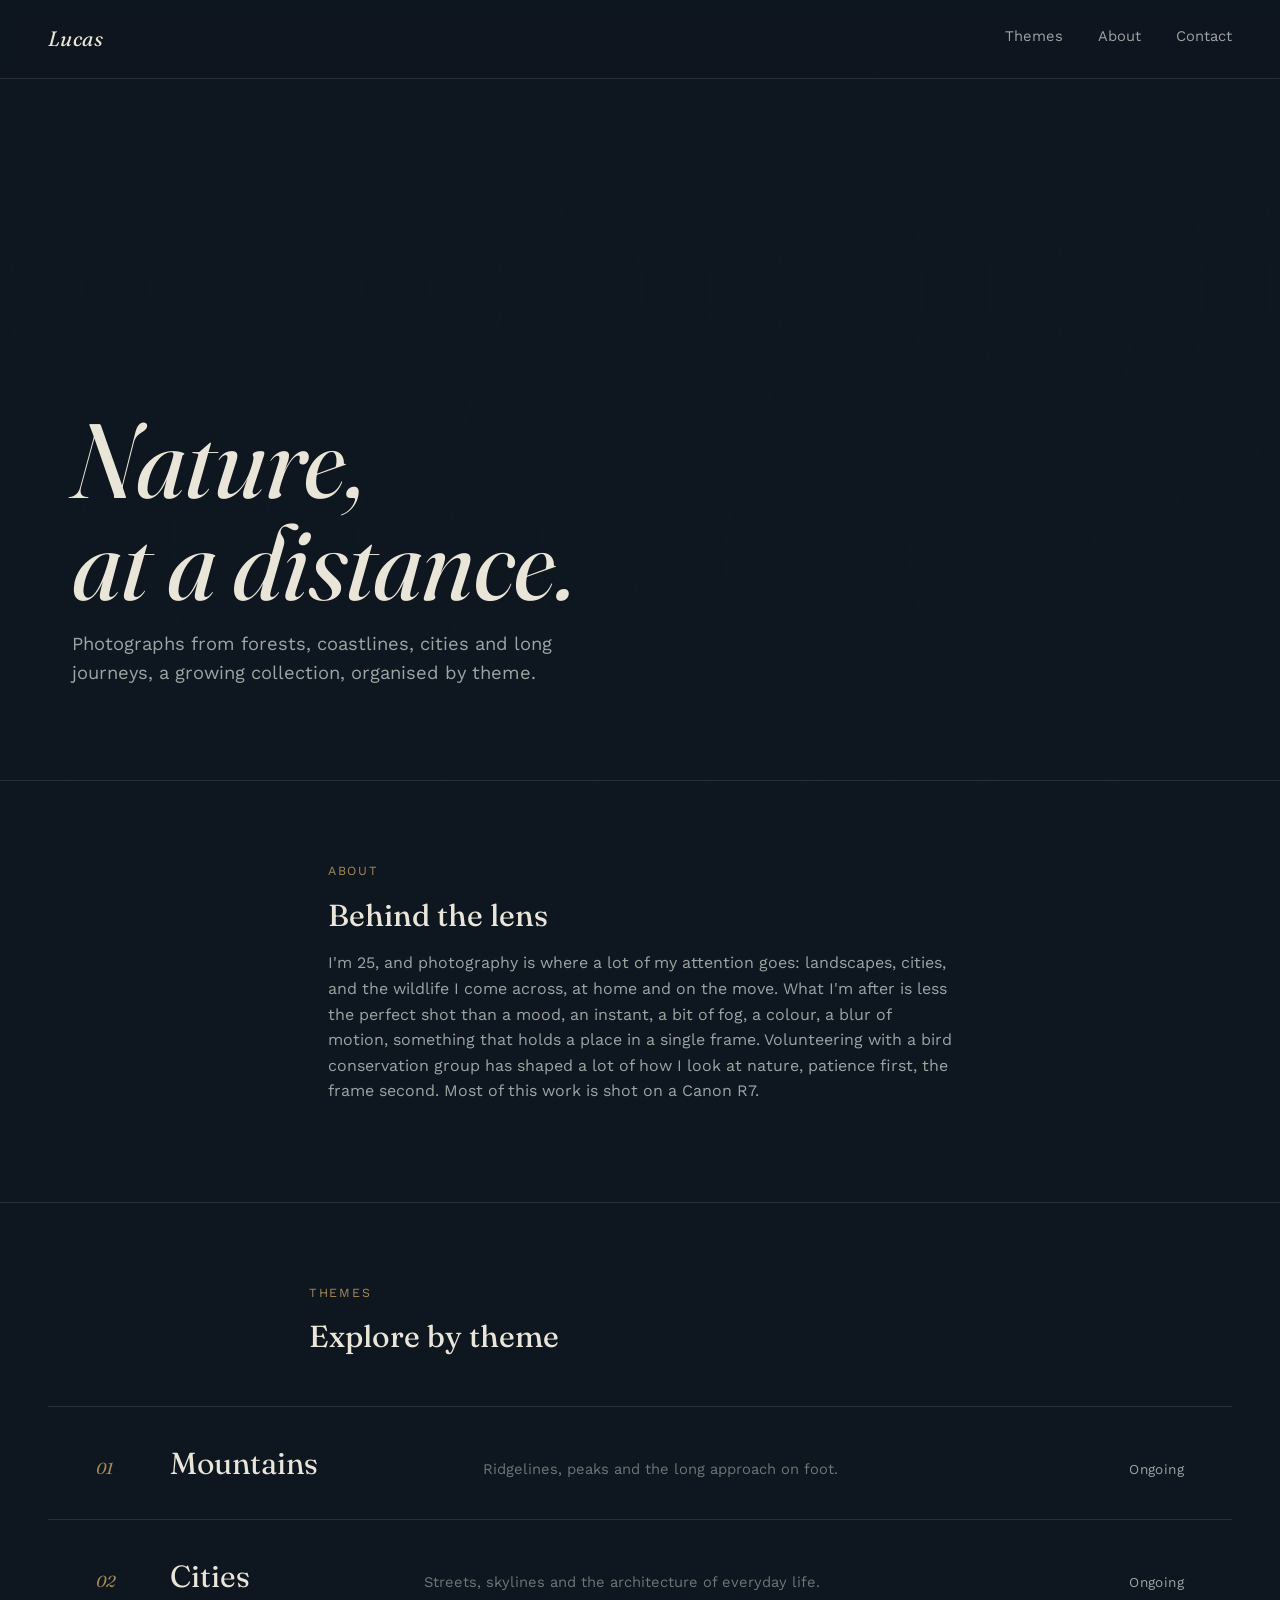
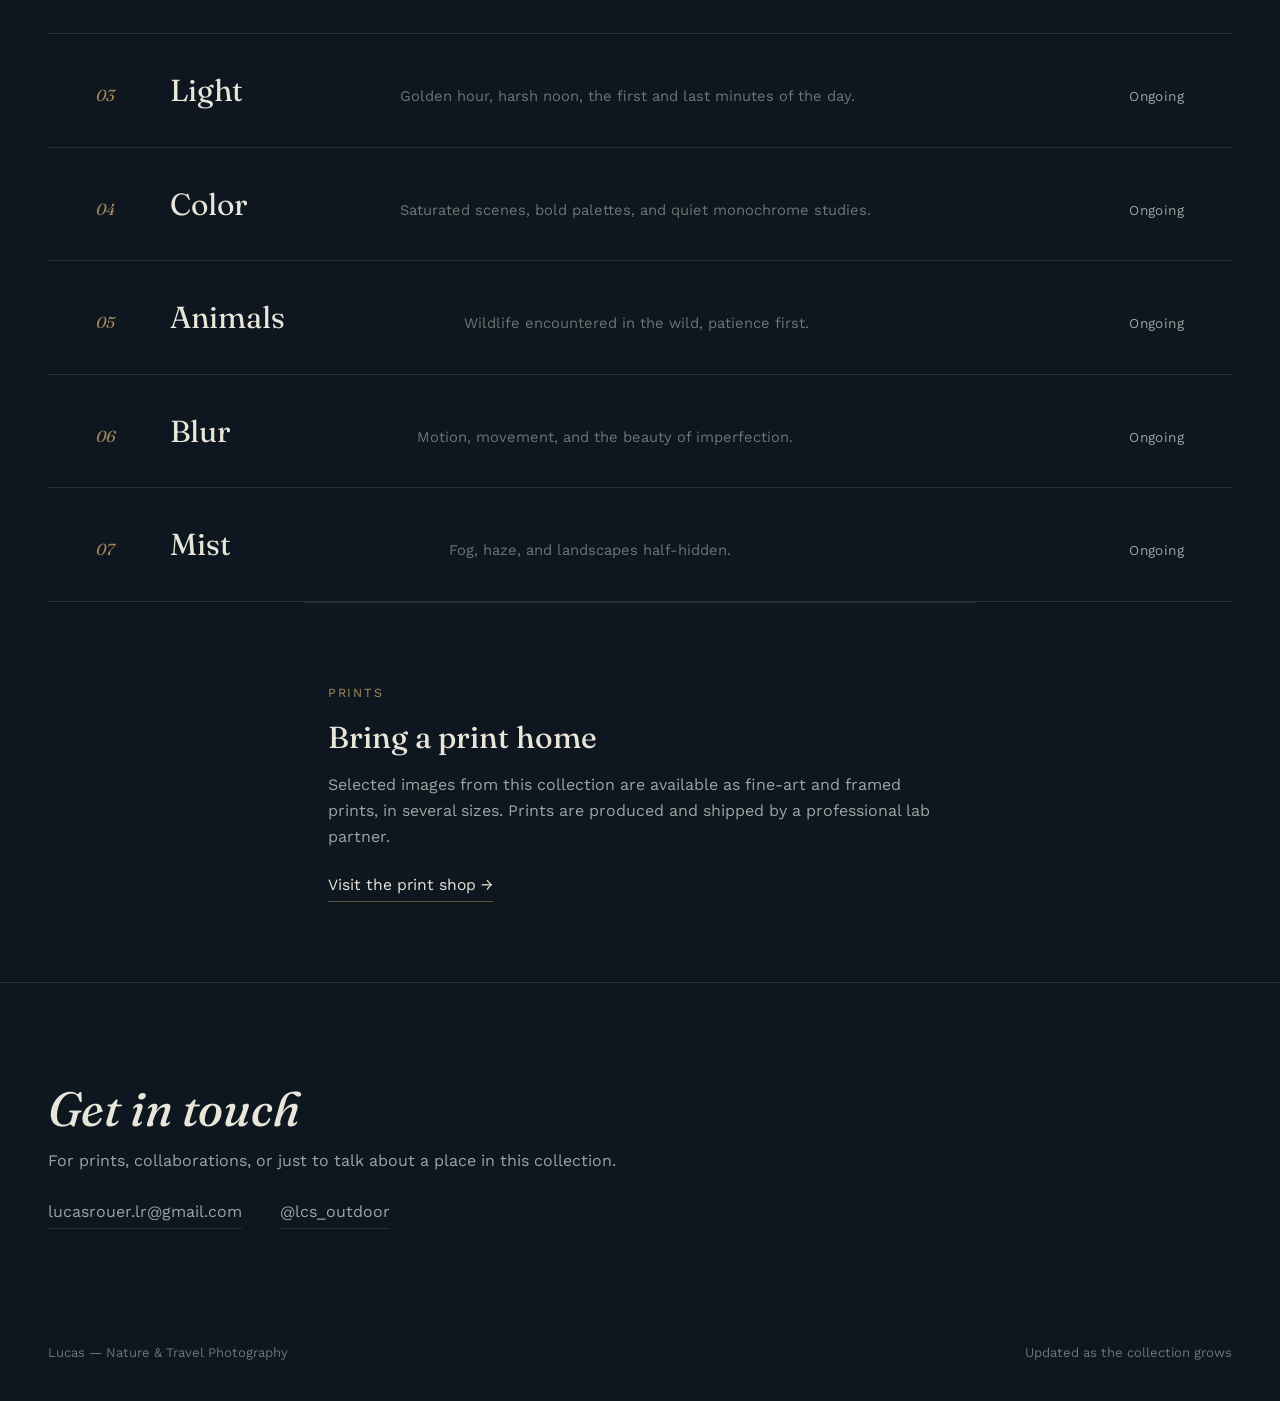
<file: index.html>
<!DOCTYPE html>
<html lang="en">
<head>
<meta charset="UTF-8">
<meta name="viewport" content="width=device-width, initial-scale=1.0">
<title>Lucas — Nature &amp; Travel Photography</title>
<style>
@import url('https://fonts.googleapis.com/css2?family=Fraunces:ital,opsz,wght@0,9..144,340;0,9..144,460;1,9..144,420;1,9..144,520&family=Work+Sans:wght@400;500;600&display=swap');
 
:root{
  --bg: #0e1620;
  --bg-panel: #131f2b;
  --bg-panel-2: #17242f;
  --ink: #e9e5d8;
  --ink-soft: #9aa6a1;
  --ink-faint: #6c7773;
  --green: #24413a;
  --green-bright: #4f7f68;
  --navy-line: #1c2a38;
  --brass: #a58a58;
  --brass-soft: rgba(165,138,88,0.55);
  --line: rgba(233,229,216,0.12);
  --max: 42rem;
  --wide: 74rem;
}
 
*{ box-sizing:border-box; }
html{ scroll-behavior:smooth; }
 
body{
  margin:0;
  background:var(--bg);
  color:var(--ink);
  font-family:'Work Sans', 'Helvetica Neue', Arial, sans-serif;
  font-weight:400;
  line-height:1.6;
  -webkit-font-smoothing:antialiased;
}
 
/* faint topographic texture, used behind hero / dividers */
.topo{
  position:absolute; inset:0;
  pointer-events:none;
  opacity:.16;
  background-image:
    repeating-radial-gradient(circle at 20% 30%, transparent 0 34px, rgba(233,229,216,0.5) 35px, transparent 36px 70px),
    repeating-radial-gradient(circle at 82% 68%, transparent 0 46px, rgba(233,229,216,0.4) 47px, transparent 48px 92px);
  mix-blend-mode:overlay;
}
 
h1,h2,h3{ margin:0; font-weight:460; font-family:'Fraunces', Georgia, serif; }
p{ margin:0 0 1.1em; color:var(--ink-soft); }
a{ color:inherit; text-decoration:none; }
 
.eyebrow{
  display:block;
  font-size:.78rem;
  letter-spacing:.14em;
  color:var(--brass);
  margin-bottom:.6rem;
  text-transform: uppercase;
}
 
/* ---------------- header / nav ---------------- */
.site-header{
  position:sticky; top:0; z-index:30;
  display:flex; align-items:center; justify-content:space-between;
  padding:1.4rem clamp(1.2rem,4vw,3rem);
  background:rgba(14,22,32,.86);
  backdrop-filter:blur(6px);
  border-bottom:1px solid var(--line);
}
.site-header__mark{
  font-family:'Fraunces', serif;
  font-style:italic;
  font-size:1.3rem;
  letter-spacing:.02em;
}
.site-header__nav{ display:flex; gap:clamp(1rem,3vw,2.2rem); }
.site-header__nav a{
  font-size:.92rem;
  color:var(--ink-soft);
  border-bottom:1px solid transparent;
  padding-bottom:.2rem;
  transition:color .2s ease, border-color .2s ease;
}
.site-header__nav a:hover, .site-header__nav a:focus-visible{
  color:var(--ink);
  border-color:var(--brass-soft);
}
.site-header__back{
  font-size:.92rem;
  color:var(--ink-soft);
}
.site-header__back:hover{ color:var(--ink); }
 
/* ---------------- home hero ---------------- */
.hero{
  position:relative;
  min-height:78svh;
  display:flex; flex-direction:column;
  align-items:flex-start; justify-content:flex-end;
  padding:clamp(2rem,6vw,4.5rem);
  overflow:hidden;
  border-bottom:1px solid var(--line);
}
.hero__title{
  font-size:clamp(3.4rem,9vw,6.6rem);
  font-style:italic;
  font-weight:420;
  line-height:.96;
  position:relative;
}
.hero__subtitle{
  position:relative;
  margin-top:1rem;
  max-width:30rem;
  font-size:clamp(1rem,2vw,1.15rem);
  color:var(--ink-soft);
}
 
/* ---------------- page hero (chapter pages) ---------------- */
.page-hero{
  position:relative;
  padding:clamp(3.5rem,10vw,6rem) clamp(1.2rem,4vw,3rem) clamp(2.5rem,6vw,3.5rem);
  border-bottom:1px solid var(--line);
  overflow:hidden;
}
.page-hero__year{
  font-family:'Fraunces', serif;
  font-style:italic;
  color:var(--brass);
  font-size:1.1rem;
  position:relative;
}
.page-hero__title{
  font-size:clamp(2.6rem,7vw,4.6rem);
  margin-top:.4rem;
  position:relative;
  max-width:34rem;
}
.page-hero__intro{
  max-width:38rem;
  margin-top:1.2rem;
  position:relative;
  font-size:1.02rem;
}
 
/* ---------------- about (home) ---------------- */
.about{
  max-width:var(--max);
  margin:0 auto;
  padding:clamp(3.5rem,8vw,5rem) 1.5rem;
}
.about h2{ font-size:clamp(1.5rem,3.4vw,1.9rem); margin-bottom:.7rem; color:var(--ink); }
 
/* ---------------- themes index list (home) ---------------- */
.index{
  border-top:1px solid var(--line);
  padding: clamp(3.5rem,8vw,5rem) clamp(1.2rem,4vw,3rem) 0;
}
.index > .eyebrow, .index > h2{
  max-width:var(--max);
  margin-left:auto;
  margin-right:auto;
  padding: 0 0.3rem;
}
.index > h2{
  font-size:clamp(1.5rem,3.4vw,1.9rem);
  margin-bottom: clamp(2rem,5vw,2.8rem);
  color:var(--ink);
}
.index__row{
  display:flex;
  align-items:baseline;
  gap:clamp(1rem,3vw,2.5rem);
  padding:clamp(1.4rem,3vw,2rem) clamp(1.2rem,4vw,3rem);
  border-top:1px solid var(--line);
  transition:background .2s ease, padding-left .2s ease;
}
.index__row:last-child{ border-bottom:1px solid var(--line); }
.index__row:hover, .index__row:focus-visible{
  background:var(--bg-panel);
  padding-left:calc(clamp(1.2rem,4vw,3rem) + .6rem);
}
.index__num{
  font-family:'Fraunces', serif;
  font-style:italic;
  color:var(--brass);
  font-size:1rem;
  flex:none;
  width:2.2rem;
}
.index__title{
  font-family:'Fraunces', serif;
  font-size:clamp(1.35rem,3vw,1.9rem);
  flex:1 1 auto;
  min-width:12rem;
  color:var(--ink);
}
.index__desc{
  flex:2 1 auto;
  min-width:14rem;
  color:var(--ink-faint);
  font-size:.92rem;
}
.index__year{
  flex:none;
  font-size:.85rem;
  color:var(--ink-soft);
  letter-spacing:.03em;
}
@media (max-width:760px){
  .index__row{ flex-wrap:wrap; }
  .index__desc{ order:3; width:100%; }
}
 
/* ---------------- photo grid (chapter pages) ---------------- */
.gallery{
  max-width:var(--wide);
  margin:0 auto;
  padding:clamp(2.5rem,5vw,3.5rem) clamp(1.2rem,4vw,3rem) clamp(4rem,8vw,6rem);
  display:grid;
  grid-template-columns:repeat(6, 1fr);
  grid-auto-rows:12vw;
  gap:.6rem;
}
.photo-item{
  position:relative;
  grid-column:span 2;
  grid-row:span 1;
  overflow:hidden;
  border:1px solid var(--navy-line);
}
.photo-item.tall{ grid-row:span 2; }
.photo-item.wide{ grid-column:span 3; }
.photo-item.wide.tall{ grid-column:span 4; }
 
.photo-item__ph{
  position:absolute; inset:0;
  background:
    linear-gradient(155deg, var(--bg-panel-2), var(--green) 70%),
    repeating-linear-gradient(0deg, transparent 0 22px, rgba(233,229,216,.05) 23px 24px);
}
.photo-item__label{
  position:absolute; left:.7rem; bottom:.6rem;
  font-size:.72rem;
  letter-spacing:.06em;
  color:var(--ink-faint);
}
 
@media (max-width:900px){
  .gallery{ grid-template-columns:repeat(4,1fr); grid-auto-rows:22vw; }
  .photo-item.wide{ grid-column:span 4; }
  .photo-item.wide.tall{ grid-column:span 4; }
}
@media (max-width:560px){
  .gallery{ grid-template-columns:repeat(2,1fr); grid-auto-rows:38vw; }
  .photo-item, .photo-item.wide{ grid-column:span 2; }
}
 
/* ---------------- prints (home) ---------------- */
.prints{
  max-width:var(--max);
  margin:0 auto;
  padding:clamp(3.5rem,8vw,5rem) 1.5rem;
  border-top:1px solid var(--line);
}
.prints h2{ font-size:clamp(1.5rem,3.4vw,1.9rem); margin-bottom:.7rem; color:var(--ink); }
.prints__cta{
  display:inline-flex;
  align-items:center;
  gap:.5rem;
  margin-top:.3rem;
  font-size:.98rem;
  color:var(--ink);
  border-bottom:1px solid var(--brass-soft);
  padding-bottom:.25rem;
  transition:color .2s ease, border-color .2s ease, gap .2s ease;
}
.prints__cta:hover, .prints__cta:focus-visible{
  color:var(--brass);
  border-color:var(--brass);
  gap:.8rem;
}
 
/* ---------------- contact (home) ---------------- */
.contact{
  border-top:1px solid var(--line);
  padding:clamp(3.5rem,8vw,5.5rem) clamp(1.2rem,4vw,3rem);
}
.contact h2{
  font-size:clamp(2rem,5vw,3rem);
  font-style:italic;
  max-width:26rem;
}
.contact__links{
  margin-top:1.6rem;
  display:flex; flex-wrap:wrap; gap:1.6rem 2.4rem;
}
.contact__links a{
  font-size:1rem;
  color:var(--ink-soft);
  border-bottom:1px solid var(--line);
  padding-bottom:.2rem;
}
.contact__links a:hover, .contact__links a:focus-visible{
  color:var(--ink);
  border-color:var(--brass-soft);
}
 
/* ---------------- footer ---------------- */
.site-footer{
  padding:1.6rem clamp(1.2rem,4vw,3rem) 2.4rem;
  font-size:.82rem;
  color:var(--ink-faint);
  display:flex; justify-content:space-between; flex-wrap:wrap; gap:.6rem;
}
 
:focus-visible{ outline:1px solid var(--brass); outline-offset:3px; }
</style>
</head>
<body>
 
<header class="site-header">
  <a class="site-header__mark" href="#top">Lucas</a>
  <nav class="site-header__nav">
    <a href="#themes">Themes</a>
    <a href="#about">About</a>
    <a href="#contact">Contact</a>
  </nav>
</header>
 
<section class="hero" id="top">
  <div class="topo" aria-hidden="true"></div>
  <h1 class="hero__title">Nature,<br>at a distance.</h1>
  <p class="hero__subtitle">
    Photographs from forests, coastlines, cities and long journeys, a growing
    collection, organised by theme.
  </p>
</section>
 
<section class="about" id="about">
  <span class="eyebrow">About</span>
  <h2>Behind the lens</h2>
  <p>
    I'm 25, and photography is where a lot of my attention goes: landscapes,
    cities, and the wildlife I come across, at home and on the move. What I'm
    after is less the perfect shot than a mood, an instant, a bit of fog, a
    colour, a blur of motion, something that holds a place in a single frame.
    Volunteering with a bird conservation group has shaped a lot of how I look
    at nature, patience first, the frame second. Most of this work is shot on
    a Canon R7.
  </p>
</section>
 
<section class="index" id="themes" aria-label="Themes">
 
  <span class="eyebrow">Themes</span>
  <h2>Explore by theme</h2>
 
  <a class="index__row" href="mountains.html">
    <span class="index__num">01</span>
    <span class="index__title">Mountains</span>
    <span class="index__desc">Ridgelines, peaks and the long approach on foot.</span>
    <span class="index__year">Ongoing</span>
  </a>
 
  <a class="index__row" href="cities.html">
    <span class="index__num">02</span>
    <span class="index__title">Cities</span>
    <span class="index__desc">Streets, skylines and the architecture of everyday life.</span>
    <span class="index__year">Ongoing</span>
  </a>
 
  <a class="index__row" href="light.html">
    <span class="index__num">03</span>
    <span class="index__title">Light</span>
    <span class="index__desc">Golden hour, harsh noon, the first and last minutes of the day.</span>
    <span class="index__year">Ongoing</span>
  </a>
 
  <a class="index__row" href="color.html">
    <span class="index__num">04</span>
    <span class="index__title">Color</span>
    <span class="index__desc">Saturated scenes, bold palettes, and quiet monochrome studies.</span>
    <span class="index__year">Ongoing</span>
  </a>
 
  <a class="index__row" href="animals.html">
    <span class="index__num">05</span>
    <span class="index__title">Animals</span>
    <span class="index__desc">Wildlife encountered in the wild, patience first.</span>
    <span class="index__year">Ongoing</span>
  </a>
 
  <a class="index__row" href="blur.html">
    <span class="index__num">06</span>
    <span class="index__title">Blur</span>
    <span class="index__desc">Motion, movement, and the beauty of imperfection.</span>
    <span class="index__year">Ongoing</span>
  </a>
 
  <a class="index__row" href="mist.html">
    <span class="index__num">07</span>
    <span class="index__title">Mist</span>
    <span class="index__desc">Fog, haze, and landscapes half-hidden.</span>
    <span class="index__year">Ongoing</span>
  </a>
 
</section>
 
<section class="prints" id="prints">
  <span class="eyebrow">Prints</span>
  <h2>Bring a print home</h2>
  <p>
    Selected images from this collection are available as fine-art and framed prints,
    in several sizes. Prints are produced and shipped by a professional lab partner.
  </p>
  <!-- Replace this href once your Pixieset store is live -->
  <a class="prints__cta" href="https://lucasrouer.pixieset.com" target="_blank" rel="noopener">Visit the print shop &rarr;</a>
</section>
 
<section class="contact" id="contact">
  <h2>Get in touch</h2>
  <p>For prints, collaborations, or just to talk about a place in this collection.</p>
  <div class="contact__links">
    <a href="mailto:lucasrouer.lr@gmail.com">lucasrouer.lr@gmail.com</a>
    <a href="https://instagram.com/lcs_outdoor" target="_blank" rel="noopener">@lcs_outdoor</a>
  </div>
</section>
 
<footer class="site-footer">
  <span>Lucas — Nature &amp; Travel Photography</span>
  <span>Updated as the collection grows</span>
</footer>
 
</body>
</html>
</file>
